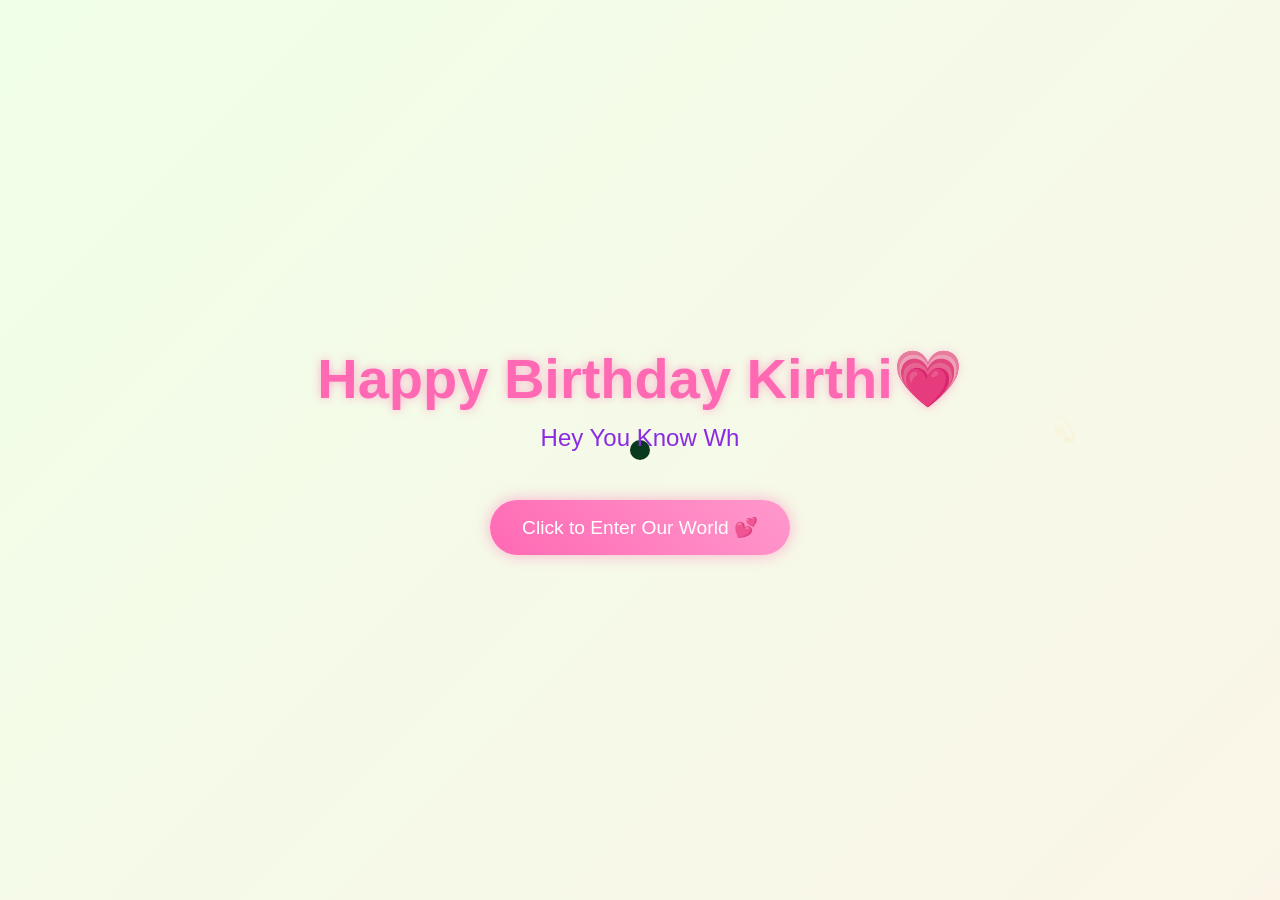
<file: index.html>
<!DOCTYPE html>
<html lang="en">
<head>
    <meta charset="UTF-8">
    <meta name="viewport" content="width=device-width, initial-scale=1.0">
    <title>Happy Birthday</title>
    <script src="https://cdnjs.cloudflare.com/ajax/libs/gsap/3.12.2/gsap.min.js"></script>
    <link rel="stylesheet" href="style.css">
    
</head>
<body>
    <div class="cursor"></div>
    <div class="container">
        <h1>Happy Birthday Kirthi💗</h1>
        <div class="greeting"></div>
        <button class="cta-button">Click to Enter Our World 💕</button>
    </div>

    <script src="script.js">
        
    </script>
</body>
</html>
</file>
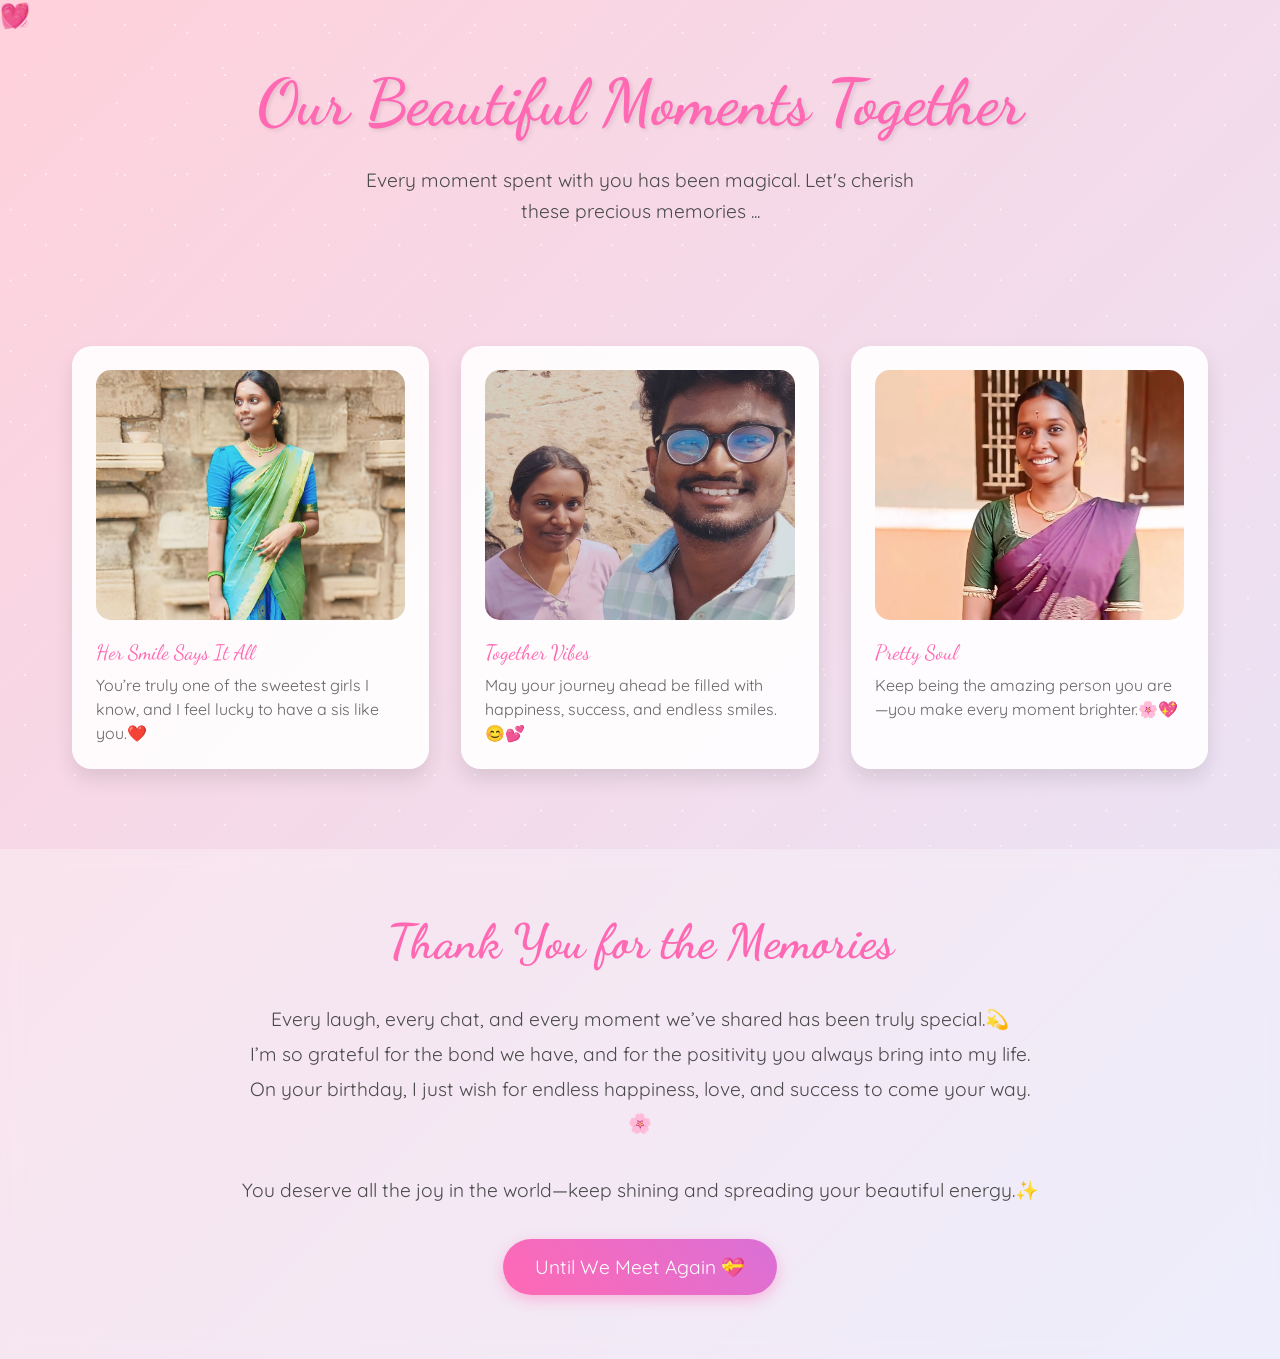
<file: last.html>
<!DOCTYPE html>
<html lang="en">

<head>
    <meta charset="UTF-8">
    <meta name="viewport" content="width=device-width, initial-scale=1.0">
    <title>Our Beautiful Memories ✨</title>
    <style>
        @import url('https://fonts.googleapis.com/css2?family=Dancing+Script:wght@700&family=Quicksand:wght@300;400;500;600&display=swap');

        * {
            margin: 0;
            padding: 0;
            box-sizing: border-box;
        }

        body {
            min-height: 100vh;
            background: linear-gradient(135deg,
                    #ffd1dc 0%,
                    #e6e6fa 25%,
                    #ffefd5 50%,
                    #e6e6fa 75%,
                    #ffd1dc 100%);
            background-size: 400% 400%;
            animation: gradientFlow 15s ease infinite;
            font-family: 'Quicksand', sans-serif;
            overflow-x: hidden;
            color: #4a4a4a;
        }

        @keyframes gradientFlow {
            0% {
                background-position: 0% 50%;
            }

            50% {
                background-position: 100% 50%;
            }

            100% {
                background-position: 0% 50%;
            }
        }

        /* Enhanced Sparkle Effect */
        .magic-sparkles {
            position: fixed;
            top: 0;
            left: 0;
            width: 100%;
            height: 100%;
            pointer-events: none;
            z-index: 1;
        }

        .sparkle {
            position: absolute;
            width: 6px;
            height: 6px;
            border-radius: 50%;
            background-color: white;
            animation: twinkle var(--duration, 4s) ease-in-out infinite;
            opacity: 0;
        }

        @keyframes twinkle {

            0%,
            100% {
                opacity: 0;
                transform: scale(0.5);
            }

            50% {
                opacity: 0.8;
                transform: scale(1);
            }
        }

        /* Generate 50 sparkles with different positions and animations */
        .magic-sparkles::before,
        .magic-sparkles::after {
            content: '';
            position: absolute;
            width: 100%;
            height: 100%;
            background-image: radial-gradient(circle, white 1px, transparent 1px);
            background-size: 50px 50px;
            animation: sparkleLayer 8s linear infinite;
            opacity: 0.5;
        }

        .magic-sparkles::after {
            animation-delay: -4s;
            transform: rotate(45deg);
        }

        @keyframes sparkleLayer {
            0% {
                transform: translateY(0);
            }

            100% {
                transform: translateY(-50px);
            }
        }

        /* Floating Hearts */
        .floating-hearts {
            position: fixed;
            width: 100%;
            height: 100%;
            pointer-events: none;
            z-index: 2;
        }

        .heart {
            position: absolute;
            font-size: 1.5rem;
            color: rgba(255, 105, 180, 0.6);
            animation: floatHeart var(--float-duration, 6s) ease-in-out infinite;
            animation-delay: var(--delay, 0s);
        }

        @keyframes floatHeart {
            0% {
                transform: translate(0, 100vh) rotate(0deg);
            }

            100% {
                transform: translate(var(--translate-x, 0), -100vh) rotate(360deg);
            }
        }

        /* Welcome Section */
        .welcome {
            text-align: center;
            padding: 4rem 2rem;
            position: relative;
            z-index: 3;
        }

        .welcome h1 {
            font-family: 'Dancing Script', cursive;
            font-size: 4rem;
            color: #ff69b4;
            text-shadow: 2px 2px 4px rgba(0, 0, 0, 0.1);
            animation: fadeInScale 2s ease;
        }

        .welcome p {
            font-size: 1.2rem;
            max-width: 600px;
            margin: 1.5rem auto;
            line-height: 1.6;
            animation: fadeIn 2s ease 0.5s both;
        }

        /* Enhanced Memory Cards */
        .memory-container {
            max-width: 1200px;
            margin: 0 auto;
            padding: 2rem;
            display: grid;
            grid-template-columns: repeat(auto-fit, minmax(300px, 1fr));
            gap: 2rem;
            z-index: 3;
            position: relative;
        }

        .memory-card {
            background: rgba(255, 255, 255, 0.9);
            border-radius: 20px;
            padding: 1.5rem;
            box-shadow: 0 10px 20px rgba(0, 0, 0, 0.1);
            transition: all 0.5s cubic-bezier(0.4, 0, 0.2, 1);
            position: relative;
            overflow: hidden;
        }

        .memory-card:hover {
            transform: translateY(-10px) scale(1.02);
            box-shadow: 0 15px 30px rgba(0, 0, 0, 0.15);
        }

        .memory-card::before {
            content: '';
            position: absolute;
            top: 0;
            left: 0;
            width: 100%;
            height: 100%;
            background: linear-gradient(45deg, transparent, rgba(255, 255, 255, 0.4), transparent);
            transform: translateX(-100%);
            transition: 0.5s;
        }

        .memory-card:hover::before {
            transform: translateX(100%);
        }

        .memory-img {
            width: 100%;
            height: 250px;
            object-fit: cover;
            border-radius: 15px;
            margin-bottom: 1rem;
            transition: transform 0.5s ease;
        }

        .memory-card:hover .memory-img {
            transform: scale(1.05);
        }

        .memory-date {
            font-family: 'Dancing Script', cursive;
            color: #ff69b4;
            font-size: 1.3rem;
            margin-bottom: 0.5rem;
        }

        .memory-caption {
            font-size: 1rem;
            line-height: 1.5;
            color: #666;
        }

        /* Final Message Section */
        .final-message {
            text-align: center;
            padding: 4rem 2rem;
            background: rgba(255, 255, 255, 0.3);
            backdrop-filter: blur(10px);
            margin-top: 3rem;
            position: relative;
            z-index: 3;
        }

        .final-message h2 {
            font-family: 'Dancing Script', cursive;
            font-size: 3rem;
            color: #ff69b4;
            margin-bottom: 2rem;
            animation: heartbeat 2s infinite;
        }

        @keyframes heartbeat {

            0%,
            100% {
                transform: scale(1);
            }

            50% {
                transform: scale(1.1);
            }
        }

        .final-message p {
            font-size: 1.2rem;
            max-width: 800px;
            margin: 0 auto 2rem;
            line-height: 1.8;
        }

        .goodbye-btn {
            display: inline-block;
            padding: 1rem 2rem;
            font-size: 1.2rem;
            background: linear-gradient(45deg, #ff69b4, #da70d6);
            color: white;
            border: none;
            border-radius: 50px;
            cursor: pointer;
            text-decoration: none;
            transition: all 0.3s ease;
            box-shadow: 0 5px 15px rgba(255, 105, 180, 0.4);
            animation: float 3s infinite ease-in-out;
        }

        .goodbye-btn:hover {
            transform: translateY(-5px);
            box-shadow: 0 8px 20px rgba(255, 105, 180, 0.6);
        }

        @keyframes float {

            0%,
            100% {
                transform: translateY(0);
            }

            50% {
                transform: translateY(-10px);
            }
        }

        /* Animations */
        @keyframes fadeInScale {
            0% {
                opacity: 0;
                transform: scale(0.8);
            }

            100% {
                opacity: 1;
                transform: scale(1);
            }
        }

        @keyframes fadeIn {
            0% {
                opacity: 0;
            }

            100% {
                opacity: 1;
            }
        }

        /* Generate Hearts */
        .js-generate-hearts {
            position: fixed;
            width: 100%;
            height: 100%;
            pointer-events: none;
            z-index: 2;
        }

        /* Custom Scrollbar */
        ::-webkit-scrollbar {
            width: 12px;
        }

        ::-webkit-scrollbar-track {
            background: rgba(255, 255, 255, 0.4);
        }

        ::-webkit-scrollbar-thumb {
            background: linear-gradient(45deg, #ff69b4, #da70d6);
            border-radius: 6px;
        }

        /* Responsive Design */
        @media (max-width: 768px) {
            .welcome h1 {
                font-size: 3rem;
            }

            .memory-container {
                grid-template-columns: 1fr;
            }

            .final-message h2 {
                font-size: 2.5rem;
            }
        }
    </style>
</head>

<body>
    <div class="magic-sparkles"></div>
    <div class="floating-hearts">
        <!-- Hearts will be generated via CSS -->
        <div class="heart" style="--float-duration: 6s; --delay: 0s; --translate-x: 20px;">💝</div>
        <div class="heart" style="--float-duration: 8s; --delay: 1s; --translate-x: -30px;">💖</div>
        <div class="heart" style="--float-duration: 7s; --delay: 2s; --translate-x: 40px;">💗</div>
        <div class="heart" style="--float-duration: 9s; --delay: 3s; --translate-x: -20px;">💓</div>
        <div class="heart" style="--float-duration: 5s; --delay: 4s; --translate-x: 30px;">💕</div>
    </div>

    <section class="welcome">
        <h1>Our Beautiful Moments Together</h1>
        <p>Every moment spent with you has been magical. Let's cherish these precious memories ...</p>
    </section>

    <div class="memory-container">
        <div class="memory-card">
            <img src="./d1.jpeg" alt="First Date" class="memory-img">
            <div class="memory-date">Her Smile Says It All</div>
            <div class="memory-caption">You’re truly one of the sweetest girls I know, and I feel lucky to have a sis
                like you.❤️</div>
        </div>
        <div class="memory-card">
            <img src="./d2.jpeg" alt="Beach Day" class="memory-img">
            <div class="memory-date">Together Vibes</div>
            <div class="memory-caption">May your journey ahead be filled with happiness, success, and endless
                smiles.😊💕</div>
        </div>
        <div class="memory-card">
            <img src="./d3.jpeg" alt="Movie Night" class="memory-img">
            <div class="memory-date">Pretty Soul</div>
            <div class="memory-caption">Keep being the amazing person you are—you make every moment brighter.🌸💖</div>
        </div>

    </div>

    <section class="final-message">
        <h2>Thank You for the Memories</h2>
        <p>Every laugh, every chat, and every moment we’ve shared has been truly special.💫<br>
            I’m so grateful for the bond we have, and for the positivity you always bring into my life.<br>
            On your birthday, I just wish for endless happiness, love, and success to come your way.🌸</p>
        <p>You deserve all the joy in the world—keep shining and spreading your beautiful energy.✨</p>
        <a href="#" class="goodbye-btn">Until We Meet Again 💝</a>
    </section>
</body>

</html>
</file>
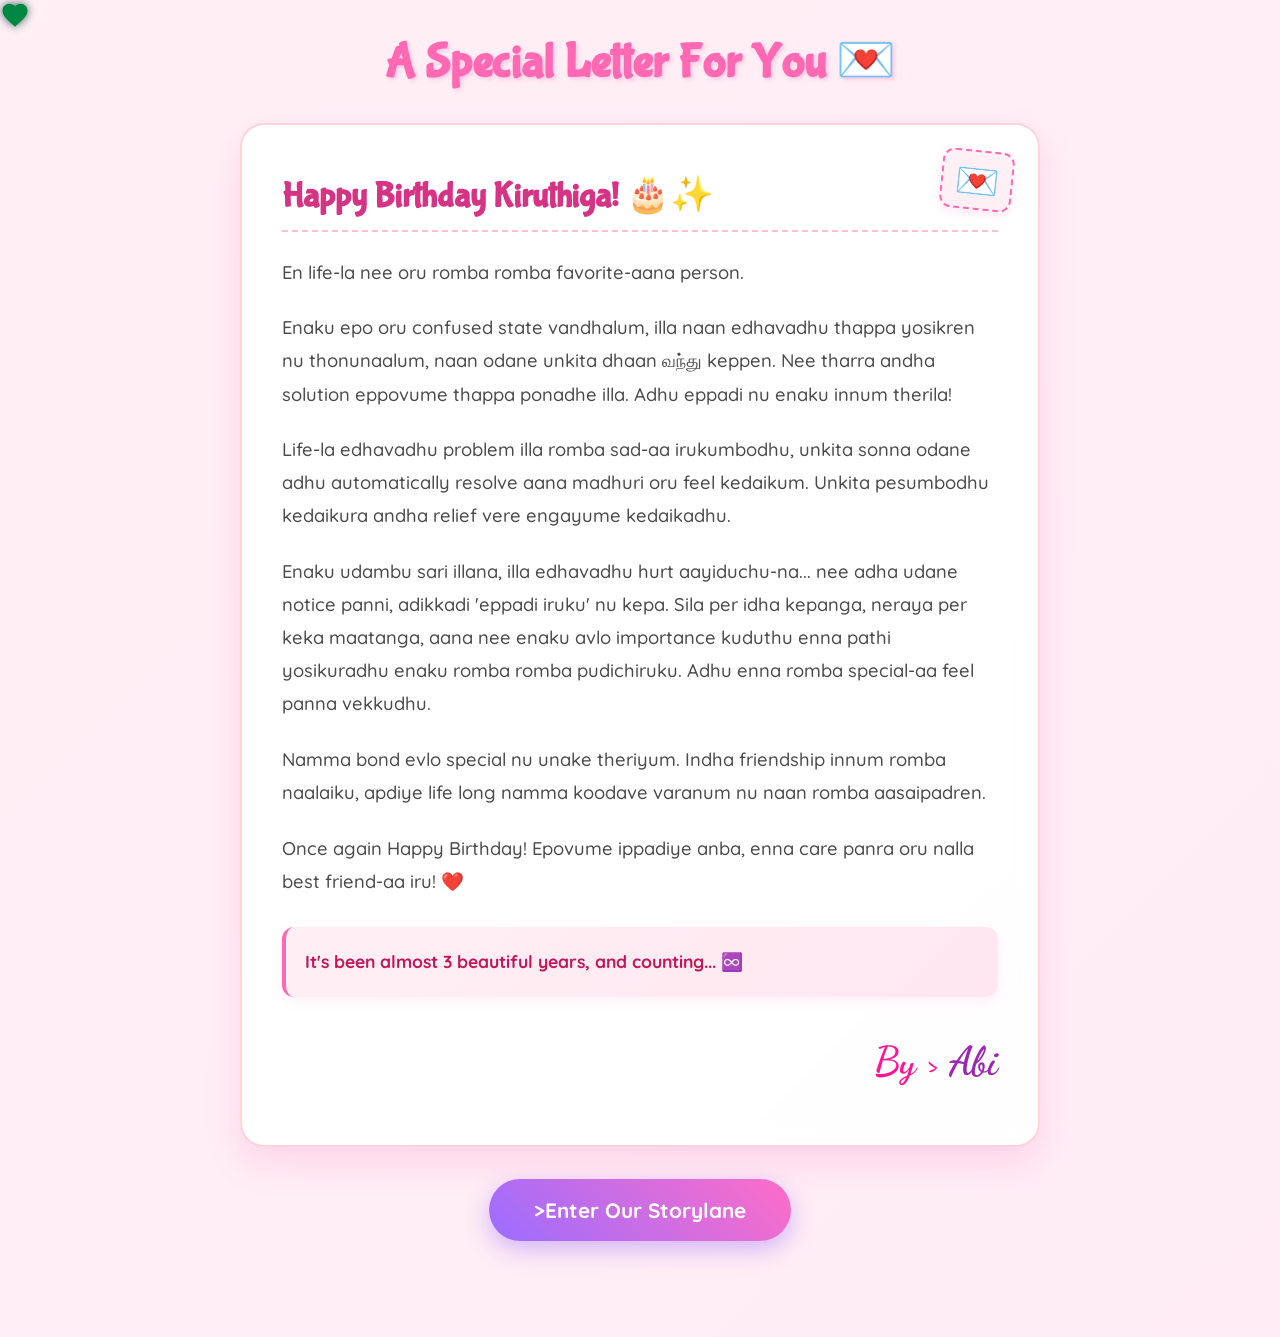
<file: letter.html>
<!DOCTYPE html>
<html lang="en">
<head>
    <meta charset="UTF-8">
    <meta name="viewport" content="width=device-width, initial-scale=1.0">
    <title>A Letter For Kiruthiga 💌</title>
    <script src="https://cdnjs.cloudflare.com/ajax/libs/gsap/3.12.2/gsap.min.js"></script>
    <link rel="stylesheet" href="./letter.css">
</head>
<body>
    <div class="custom-cursor">
        <svg viewBox="0 0 24 24">
            <path fill="#ff69b4" d="M12 21.35l-1.45-1.32C5.4 15.36 2 12.28 2 8.5 2 5.42 4.42 3 7.5 3c1.74 0 3.41.81 4.5 2.09C13.09 3.81 14.76 3 16.5 3 19.58 3 22 5.42 22 8.5c0 3.78-3.4 6.86-8.55 11.54L12 21.35z"/>
        </svg>
    </div>

    <div class="container">
        <header class="header">
            <h1 class="title">A Special Letter For You 💌</h1>
        </header>

        <div class="letter-card">
            <div class="stamp">
                <span>💌</span>
            </div>
            
            <h2 class="letter-greeting">Happy Birthday Kiruthiga! 🎂✨</h2>

            <div class="letter-body">
                <p class="paragraph">
                    En life-la nee oru romba romba favorite-aana person.
                </p>

                <p class="paragraph">
                    Enaku epo oru confused state vandhalum, illa naan edhavadhu thappa yosikren nu thonunaalum, naan odane unkita dhaan வந்து keppen. Nee tharra andha solution eppovume thappa ponadhe illa. Adhu eppadi nu enaku innum therila!
                </p>

                <p class="paragraph">
                    Life-la edhavadhu problem illa romba sad-aa irukumbodhu, unkita sonna odane adhu automatically resolve aana madhuri oru feel kedaikum. Unkita pesumbodhu kedaikura andha relief vere engayume kedaikadhu.
                </p>

                <p class="paragraph">
                    Enaku udambu sari illana, illa edhavadhu hurt aayiduchu-na... nee adha udane notice panni, adikkadi 'eppadi iruku' nu kepa. Sila per idha kepanga, neraya per keka maatanga, aana nee enaku avlo importance kuduthu enna pathi yosikuradhu enaku romba romba pudichiruku. Adhu enna romba special-aa feel panna vekkudhu.
                </p>

                <p class="paragraph">
                    Namma bond evlo special nu unake theriyum. Indha friendship innum romba naalaiku, apdiye life long namma koodave varanum nu naan romba aasaipadren.
                </p>

                <p class="paragraph">
                    Once again Happy Birthday! Epovume ippadiye anba, enna care panra oru nalla best friend-aa iru! ❤️
                </p>

                <div class="memory-badge">
                    It's been almost 3 beautiful years, and counting... ♾️
                </div>

                <div class="letter-signature">
                    By &gt; <span>Abi</span>
                </div>
            </div>
        </div>

        <div class="button-container">
            <button class="next-button">&gt;Enter Our Storylane</button>
        </div>
    </div>

    <script src="letter.js"></script>
</body>
</html>
</file>
<file: style.css>
* {
    margin: 0;
    padding: 0;
    box-sizing: border-box;
    cursor: none;
}

body {
    min-height: 100vh;
    display: flex;
    flex-direction: column;
    align-items: center;
    justify-content: center;
    background: linear-gradient(-45deg, #fee9f7, #e8f5fe, #fef2e8, #f0ffe8);
    background-size: 400% 400%;
    animation: gradientBG 15s ease infinite;
    font-family: 'Arial Rounded MT Bold', Arial, sans-serif;
    overflow: hidden;
    position: relative;
}

.cursor {
    width: 20px;
    height: 20px;
    background: pink;
    border-radius: 50%;
    position: fixed;
    pointer-events: none;
    mix-blend-mode: difference;
    transition: transform 0.2s;
}

.container {
    text-align: center;
    z-index: 1;
}

h1 {
    font-size: 3.5rem;
    color: #ff69b4;
    text-shadow: 0 0 10px rgba(255, 105, 180, 0.5);
    margin-bottom: 2rem;
    opacity: 0;
}

.greeting {
    font-size: 1.5rem;
    color: #8a2be2;
    margin-bottom: 3rem;
    min-height: 2em;
}

.cta-button {
    padding: 1rem 2rem;
    font-size: 1.2rem;
    background: linear-gradient(45deg, #ff69b4, #ff99cc);
    border: none;
    border-radius: 50px;
    color: white;
    cursor: pointer;
    box-shadow: 0 0 15px rgba(255, 105, 180, 0.5);
    transition: transform 0.3s, box-shadow 0.3s;
    opacity: 0;
}

.cta-button:hover {
    transform: scale(1.1);
    box-shadow: 0 0 25px rgba(255, 105, 180, 0.7);
}

.floating {
    position: absolute;
    pointer-events: none;
    opacity: 0;
}

@keyframes gradientBG {
    0% { background-position: 0% 50%; }
    50% { background-position: 100% 50%; }
    100% { background-position: 0% 50%; }
}

@media (max-width: 768px) {
    h1 { font-size: 2rem; }
    .greeting { font-size: 1.2rem; }
    .cta-button { font-size: 1rem; }
}
</file>
<file: letter.css>
@import url('https://fonts.googleapis.com/css2?family=Bubblegum+Sans&family=Dancing+Script:wght@700&family=Quicksand:wght@500;600;700&display=swap');

* {
    margin: 0;
    padding: 0;
    box-sizing: border-box;
    cursor: none;
}

body {
    min-height: 100vh;
    background: linear-gradient(-45deg, #ffe6e6, #e6e6ff, #ffebf5, #fff0f5);
    background-size: 400% 400%;
    animation: gradientBG 15s ease infinite;
    font-family: 'Quicksand', sans-serif;
    overflow-x: hidden;
    padding: 2rem 1rem 4rem 1rem;
    display: flex;
    justify-content: center;
    align-items: flex-start;
}

.custom-cursor {
    width: 30px;
    height: 30px;
    position: fixed;
    top: 0;
    left: 0;
    pointer-events: none;
    z-index: 9999;
    mix-blend-mode: difference;
    transition: transform 0.05s linear;
}

.custom-cursor svg {
    width: 100%;
    height: 100%;
    filter: drop-shadow(0 0 5px rgba(255, 182, 193, 0.8));
}

.cursor-heart-trail {
    position: fixed;
    top: 0;
    left: 0;
    pointer-events: none;
    z-index: 9998;
    font-size: 16px;
    user-select: none;
}

.container {
    max-width: 800px;
    width: 100%;
    margin: 0 auto;
    text-align: center;
    position: relative;
    z-index: 1;
}

.title {
    font-family: 'Bubblegum Sans', cursive;
    font-size: 3rem;
    color: #ff69b4;
    text-shadow: 2px 2px 4px rgba(255, 105, 180, 0.3);
    margin-bottom: 2rem;
    animation: bounce 1.5s ease infinite;
}

.letter-card {
    background: rgba(255, 255, 255, 0.95);
    backdrop-filter: blur(10px);
    border-radius: 24px;
    padding: 3rem 2.5rem;
    border: 2px solid rgba(255, 182, 193, 0.6);
    box-shadow: 0 15px 35px rgba(255, 105, 180, 0.2);
    position: relative;
    text-align: left;
    margin-bottom: 2rem;
    transition: transform 0.3s ease, box-shadow 0.3s ease;
}

.letter-card:hover {
    box-shadow: 0 20px 40px rgba(255, 105, 180, 0.3);
}

.stamp {
    position: absolute;
    top: 25px;
    right: 25px;
    font-size: 2.2rem;
    background: #fff0f5;
    border: 2px dashed #ff69b4;
    border-radius: 12px;
    padding: 6px 12px;
    transform: rotate(6deg);
    box-shadow: 0 4px 10px rgba(255, 105, 180, 0.15);
}

.letter-greeting {
    font-family: 'Bubblegum Sans', cursive;
    font-size: 2.2rem;
    color: #d63384;
    margin-bottom: 1.5rem;
    border-bottom: 2px dashed #ffc0cb;
    padding-bottom: 0.8rem;
}

.letter-body {
    line-height: 1.8;
    color: #4a4a4a;
    font-size: 1.15rem;
}

.paragraph {
    margin-bottom: 1.4rem;
    font-weight: 500;
}

.memory-badge {
    background: linear-gradient(135deg, #fff0f5, #ffe6f0);
    border-left: 4px solid #ff69b4;
    padding: 1.2rem;
    border-radius: 12px;
    font-weight: 700;
    color: #c2185b;
    margin: 1.8rem 0;
    font-size: 1.1rem;
    box-shadow: 0 4px 12px rgba(255, 105, 180, 0.1);
}

.letter-signature {
    text-align: right;
    font-family: 'Dancing Script', cursive;
    font-size: 2.5rem;
    color: #ff1493;
    margin-top: 1.5rem;
    font-weight: bold;
}

.letter-signature span {
    color: #9c27b0;
}

.button-container {
    text-align: center;
    margin-top: 0.5rem;
    margin-bottom: 2rem;
}

.next-button {
    background: linear-gradient(45deg, #9b6dff, #ff6dc7);
    border: none;
    border-radius: 50px;
    padding: 1.1rem 2.8rem;
    font-size: 1.3rem;
    color: white;
    font-weight: bold;
    cursor: pointer;
    transition: transform 0.3s ease, box-shadow 0.3s ease;
    box-shadow: 0 8px 25px rgba(155, 109, 255, 0.45);
    font-family: 'Quicksand', sans-serif;
    display: inline-block;
    animation: pulseBtn 2s infinite ease-in-out;
}

.next-button:hover {
    transform: scale(1.08);
    box-shadow: 0 12px 30px rgba(255, 109, 199, 0.75);
}

.floating {
    position: fixed;
    pointer-events: none;
    z-index: 0;
}

@keyframes gradientBG {
    0% { background-position: 0% 50%; }
    50% { background-position: 100% 50%; }
    100% { background-position: 0% 50%; }
}

@keyframes bounce {
    0%, 100% { transform: translateY(0); }
    50% { transform: translateY(-8px); }
}

@keyframes pulseBtn {
    0%, 100% {
        box-shadow: 0 8px 25px rgba(155, 109, 255, 0.45);
        transform: scale(1);
    }
    50% {
        box-shadow: 0 14px 32px rgba(255, 109, 199, 0.7);
        transform: scale(1.05);
    }
}

@media (max-width: 768px) {
    .title { font-size: 2.2rem; }
    .letter-card { padding: 2rem 1.5rem; }
    .letter-greeting { font-size: 1.7rem; }
    .letter-body { font-size: 1.05rem; }
    .stamp { font-size: 1.6rem; top: 15px; right: 15px; }
    .letter-signature { font-size: 2rem; }
    .next-button { padding: 0.9rem 2rem; font-size: 1.1rem; }
}
</file>
